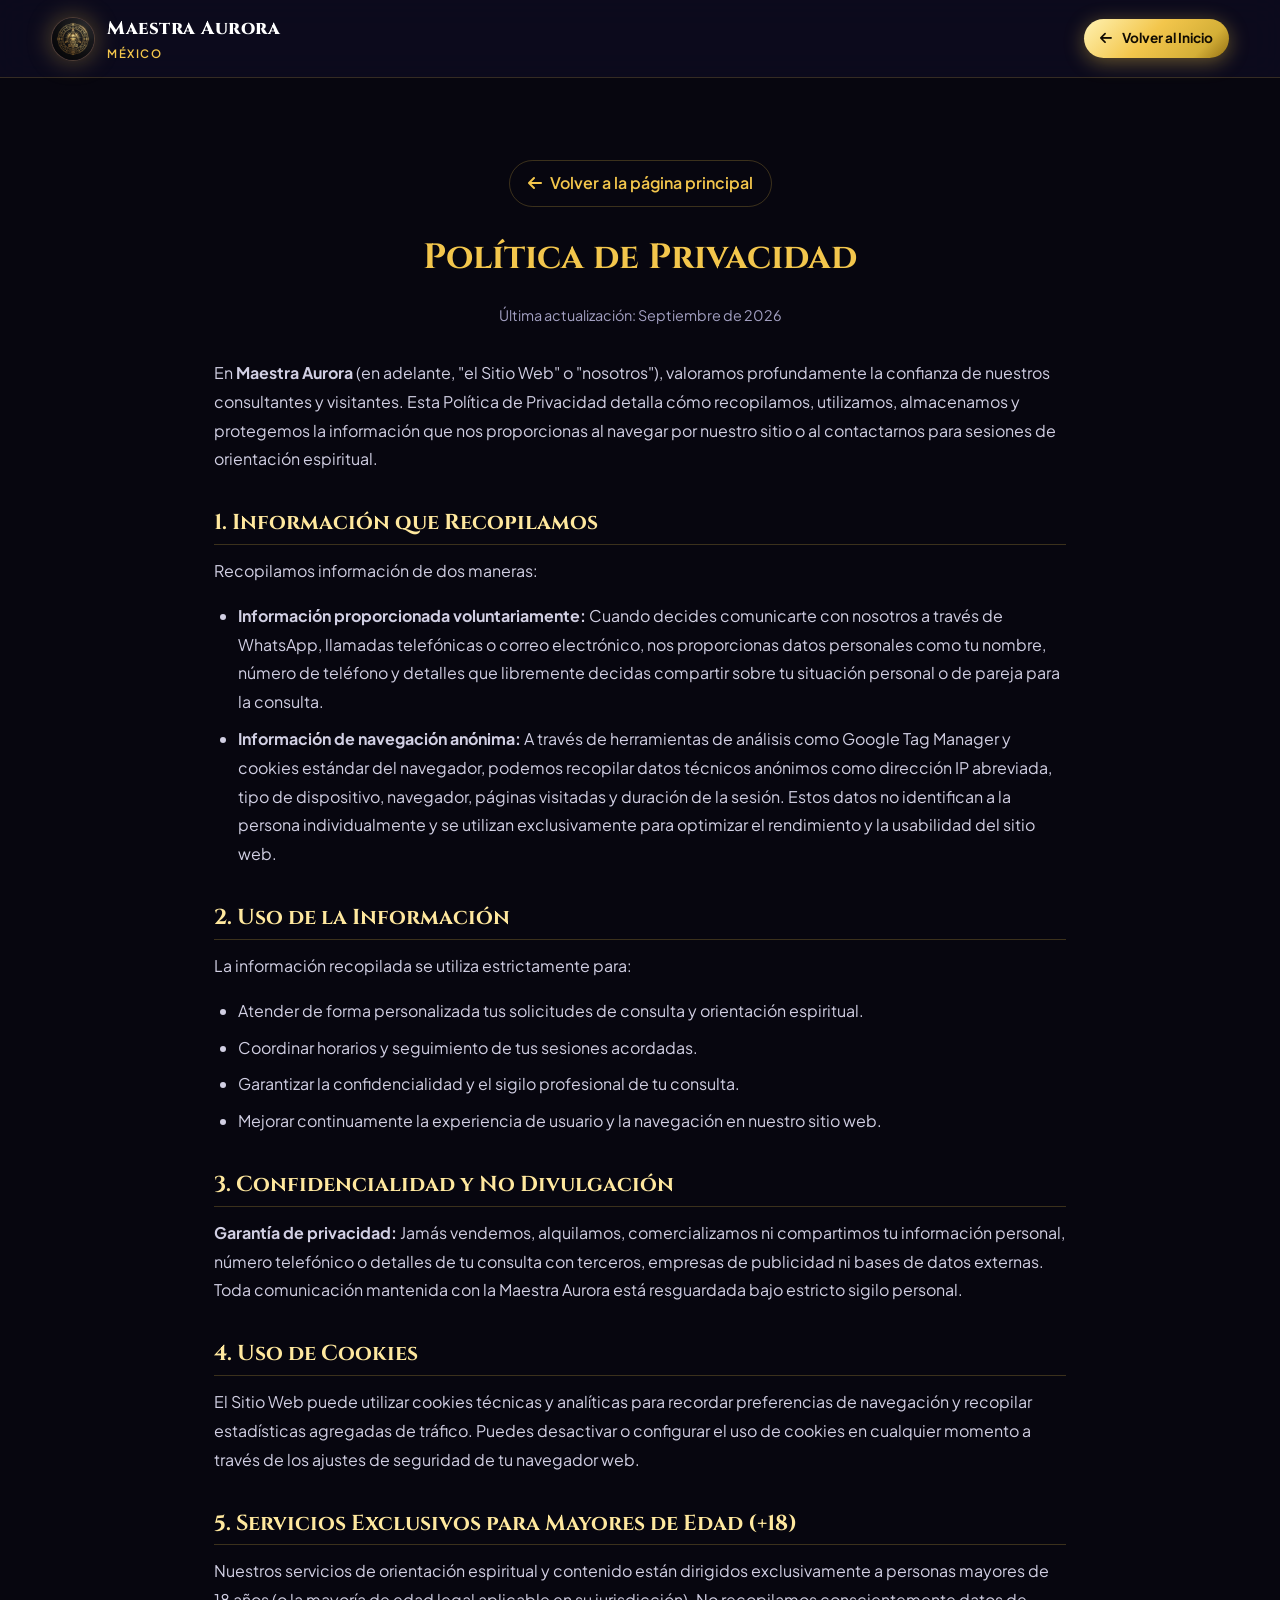
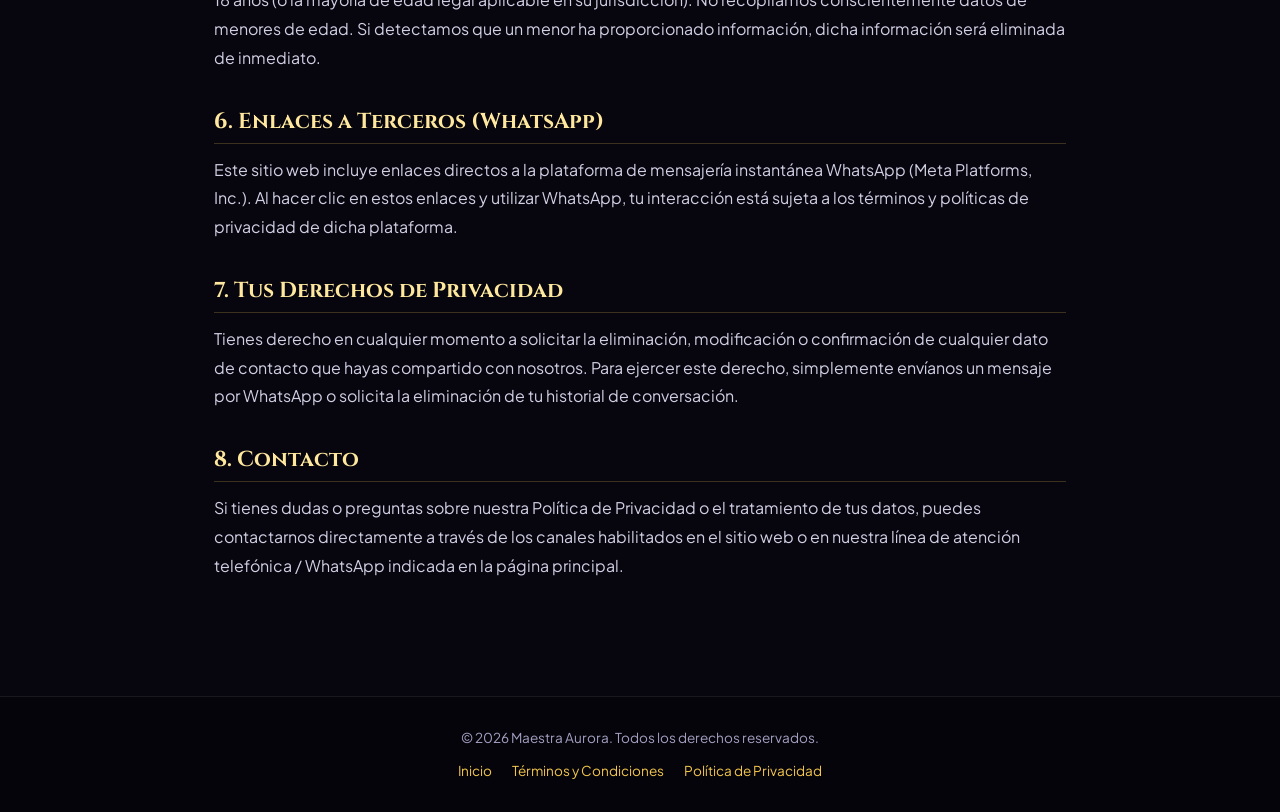
<file: politica-de-privacidad.html>
﻿<!DOCTYPE html>
<html lang="es">

<head>
    <meta charset="utf-8">
    <meta name="viewport" content="width=device-width, initial-scale=1.0">
    <title>Política de Privacidad | Maestra Aurora</title>
    <meta name="description" content="Política de privacidad y protección de datos personales de los servicios de orientación espiritual de Maestra Aurora.">
    <meta name="robots" content="index, follow">
    <link rel="icon" href="img/favicon.ico" type="image/x-icon">

    <!-- Google Fonts -->
    <link rel="preconnect" href="https://fonts.googleapis.com">
    <link rel="preconnect" href="https://fonts.gstatic.com" crossorigin>
    <link href="https://fonts.googleapis.com/css2?family=Cinzel:wght@500;600;700&family=Plus+Jakarta+Sans:wght@300;400;500;600;700&display=swap" rel="stylesheet">
    <link rel="stylesheet" href="https://cdnjs.cloudflare.com/ajax/libs/font-awesome/6.5.1/css/all.min.css">
    <link rel="stylesheet" href="css/styles.css">

    <style>
        .legal-page {
            max-width: 900px;
            margin: 120px auto 60px;
            padding: 40px 24px;
            color: var(--text-light);
            line-height: 1.8;
            font-size: 1rem;
        }
        .legal-page h1 {
            font-family: var(--font-heading);
            font-size: 2.2rem;
            color: var(--gold-400);
            margin-bottom: 24px;
            text-align: center;
        }
        .legal-page h2 {
            font-family: var(--font-heading);
            font-size: 1.35rem;
            color: var(--gold-300);
            margin-top: 36px;
            margin-bottom: 12px;
            border-bottom: 1px solid var(--border-gold);
            padding-bottom: 8px;
        }
        .legal-page p {
            margin-bottom: 16px;
            color: #d1cfe3;
        }
        .legal-page ul {
            margin-bottom: 20px;
            padding-left: 24px;
            color: #d1cfe3;
        }
        .legal-page li {
            margin-bottom: 8px;
        }
        .back-nav {
            text-align: center;
            margin-bottom: 30px;
        }
        .back-nav a {
            color: var(--gold-400);
            text-decoration: none;
            font-weight: 600;
            display: inline-flex;
            align-items: center;
            gap: 8px;
            padding: 8px 18px;
            border: 1px solid var(--border-gold);
            border-radius: var(--radius-full);
            transition: var(--transition-smooth);
        }
        .back-nav a:hover {
            background: rgba(243, 198, 76, 0.1);
            color: #fff;
        }
    </style>
</head>

<body>
    <!-- Navbar simple -->
    <header>
        <nav class="navbar" style="position: fixed; top: 0; width: 100%; z-index: 100;">
            <div class="container nav-container" style="justify-content: space-between;">
                <a href="index.html" class="nav-logo">
                    <img src="img/logo.jpg" alt="Logo Maestra Aurora" class="logo-symbol" style="object-fit: cover;">
                    <div class="logo-info">
                        <span class="logo-title">Maestra Aurora</span>
                        <span class="logo-badge">México</span>
                    </div>
                </a>
                <a href="index.html" class="btn-gold" style="padding: 8px 16px; font-size: 0.85rem; color: #120c02; font-weight: 700;">
                    <i class="fas fa-arrow-left"></i> Volver al Inicio
                </a>
            </div>
        </nav>
    </header>

    <main class="legal-page">
        <div class="back-nav">
            <a href="index.html"><i class="fas fa-arrow-left"></i> Volver a la página principal</a>
        </div>

        <h1>Política de Privacidad</h1>
        <p style="text-align: center; font-size: 0.9rem; color: var(--text-muted); margin-bottom: 30px;">
            Última actualización: Septiembre de 2026
        </p>

        <p>
            En <strong>Maestra Aurora</strong> (en adelante, "el Sitio Web" o "nosotros"), valoramos profundamente la confianza de nuestros consultantes y visitantes. Esta Política de Privacidad detalla cómo recopilamos, utilizamos, almacenamos y protegemos la información que nos proporcionas al navegar por nuestro sitio o al contactarnos para sesiones de orientación espiritual.
        </p>

        <h2>1. Información que Recopilamos</h2>
        <p>Recopilamos información de dos maneras:</p>
        <ul>
            <li><strong>Información proporcionada voluntariamente:</strong> Cuando decides comunicarte con nosotros a través de WhatsApp, llamadas telefónicas o correo electrónico, nos proporcionas datos personales como tu nombre, número de teléfono y detalles que libremente decidas compartir sobre tu situación personal o de pareja para la consulta.</li>
            <li><strong>Información de navegación anónima:</strong> A través de herramientas de análisis como Google Tag Manager y cookies estándar del navegador, podemos recopilar datos técnicos anónimos como dirección IP abreviada, tipo de dispositivo, navegador, páginas visitadas y duración de la sesión. Estos datos no identifican a la persona individualmente y se utilizan exclusivamente para optimizar el rendimiento y la usabilidad del sitio web.</li>
        </ul>

        <h2>2. Uso de la Información</h2>
        <p>La información recopilada se utiliza estrictamente para:</p>
        <ul>
            <li>Atender de forma personalizada tus solicitudes de consulta y orientación espiritual.</li>
            <li>Coordinar horarios y seguimiento de tus sesiones acordadas.</li>
            <li>Garantizar la confidencialidad y el sigilo profesional de tu consulta.</li>
            <li>Mejorar continuamente la experiencia de usuario y la navegación en nuestro sitio web.</li>
        </ul>

        <h2>3. Confidencialidad y No Divulgación</h2>
        <p>
            <strong>Garantía de privacidad:</strong> Jamás vendemos, alquilamos, comercializamos ni compartimos tu información personal, número telefónico o detalles de tu consulta con terceros, empresas de publicidad ni bases de datos externas. Toda comunicación mantenida con la Maestra Aurora está resguardada bajo estricto sigilo personal.
        </p>

        <h2>4. Uso de Cookies</h2>
        <p>
            El Sitio Web puede utilizar cookies técnicas y analíticas para recordar preferencias de navegación y recopilar estadísticas agregadas de tráfico. Puedes desactivar o configurar el uso de cookies en cualquier momento a través de los ajustes de seguridad de tu navegador web.
        </p>

        <h2>5. Servicios Exclusivos para Mayores de Edad (+18)</h2>
        <p>
            Nuestros servicios de orientación espiritual y contenido están dirigidos exclusivamente a personas mayores de 18 años (o la mayoría de edad legal aplicable en su jurisdicción). No recopilamos conscientemente datos de menores de edad. Si detectamos que un menor ha proporcionado información, dicha información será eliminada de inmediato.
        </p>

        <h2>6. Enlaces a Terceros (WhatsApp)</h2>
        <p>
            Este sitio web incluye enlaces directos a la plataforma de mensajería instantánea WhatsApp (Meta Platforms, Inc.). Al hacer clic en estos enlaces y utilizar WhatsApp, tu interacción está sujeta a los términos y políticas de privacidad de dicha plataforma.
        </p>

        <h2>7. Tus Derechos de Privacidad</h2>
        <p>
            Tienes derecho en cualquier momento a solicitar la eliminación, modificación o confirmación de cualquier dato de contacto que hayas compartido con nosotros. Para ejercer este derecho, simplemente envíanos un mensaje por WhatsApp o solicita la eliminación de tu historial de conversación.
        </p>

        <h2>8. Contacto</h2>
        <p>
            Si tienes dudas o preguntas sobre nuestra Política de Privacidad o el tratamiento de tus datos, puedes contactarnos directamente a través de los canales habilitados en el sitio web o en nuestra línea de atención telefónica / WhatsApp indicada en la página principal.
        </p>
    </main>

    <footer class="site-footer">
        <div class="container footer-content" style="text-align: center; justify-content: center; flex-direction: column; gap: 10px;">
            <p>© 2026 Maestra Aurora. Todos los derechos reservados.</p>
            <div style="font-size: 0.85rem; display: flex; justify-content: center; gap: 20px;">
                <a href="index.html" style="color: var(--gold-400); text-decoration: none;">Inicio</a>
                <a href="terminos-y-condiciones.html" style="color: var(--gold-400); text-decoration: none;">Términos y Condiciones</a>
                <a href="politica-de-privacidad.html" style="color: var(--gold-400); text-decoration: none;">Política de Privacidad</a>
            </div>
        </div>
    </footer>
</body>

</html>
</file>
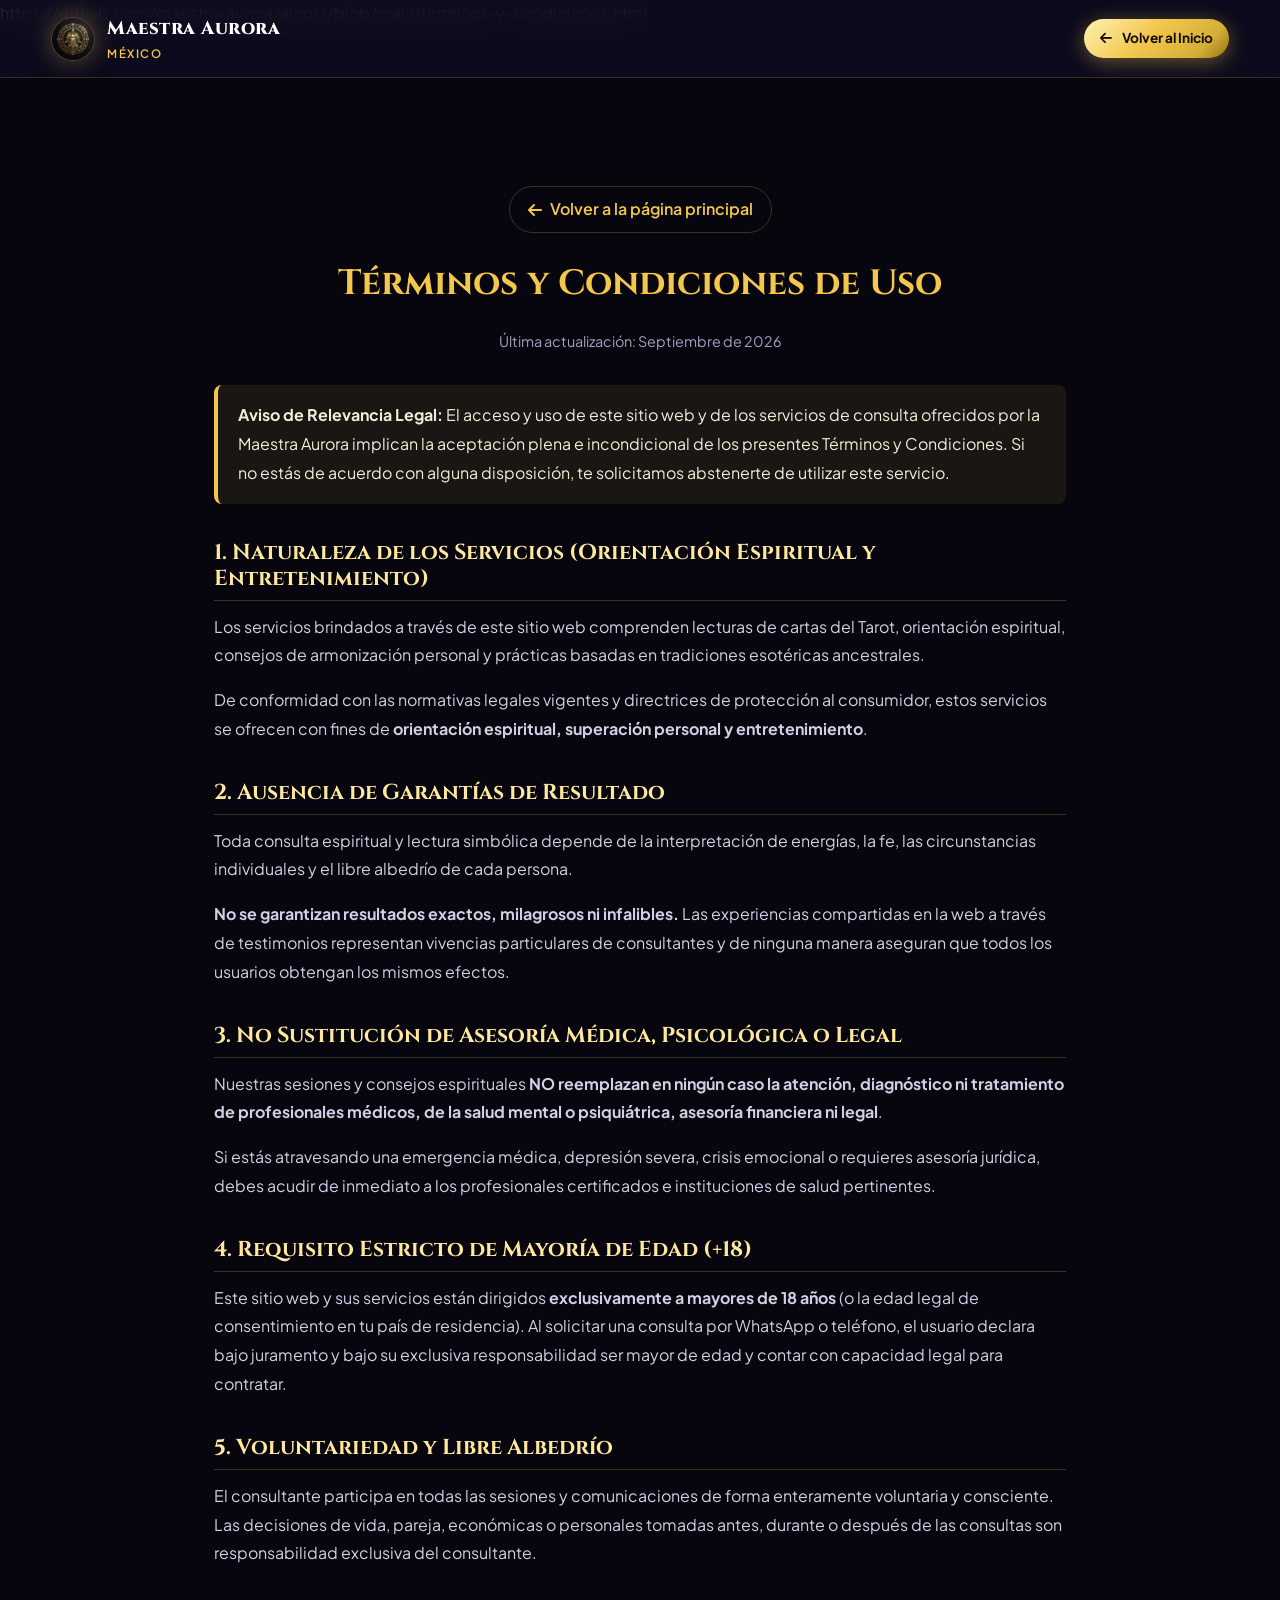
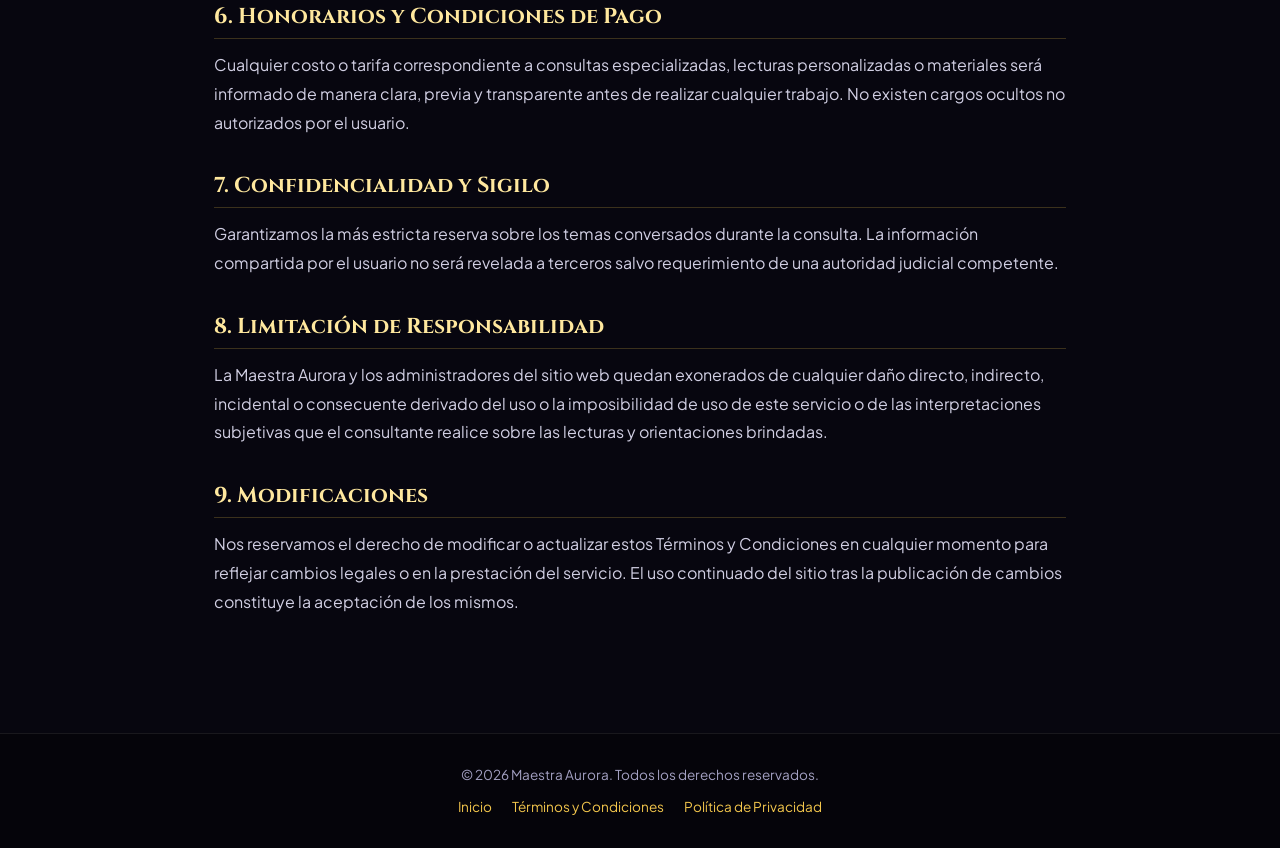
<file: terminos-y-condiciones.html>
﻿<!DOCTYPE html>
<html lang="es">
https://github.com/maestra-aurora/aurora/blob/main/terminos-y-condiciones.html
<head>
    <meta charset="utf-8">
    <meta name="viewport" content="width=device-width, initial-scale=1.0">
    <title>Términos y Condiciones | Maestra Aurora</title>
    <meta name="description" content="Términos y condiciones de uso y aviso legal de los servicios de orientación espiritual de Maestra Aurora.">
    <meta name="robots" content="index, follow">
    <link rel="icon" href="img/favicon.ico" type="image/x-icon">

    <!-- Google Fonts -->
    <link rel="preconnect" href="https://fonts.googleapis.com">
    <link rel="preconnect" href="https://fonts.gstatic.com" crossorigin>
    <link href="https://fonts.googleapis.com/css2?family=Cinzel:wght@500;600;700&family=Plus+Jakarta+Sans:wght@300;400;500;600;700&display=swap" rel="stylesheet">
    <link rel="stylesheet" href="https://cdnjs.cloudflare.com/ajax/libs/font-awesome/6.5.1/css/all.min.css">
    <link rel="stylesheet" href="css/styles.css">

    <style>
        .legal-page {
            max-width: 900px;
            margin: 120px auto 60px;
            padding: 40px 24px;
            color: var(--text-light);
            line-height: 1.8;
            font-size: 1rem;
        }
        .legal-page h1 {
            font-family: var(--font-heading);
            font-size: 2.2rem;
            color: var(--gold-400);
            margin-bottom: 24px;
            text-align: center;
        }
        .legal-page h2 {
            font-family: var(--font-heading);
            font-size: 1.35rem;
            color: var(--gold-300);
            margin-top: 36px;
            margin-bottom: 12px;
            border-bottom: 1px solid var(--border-gold);
            padding-bottom: 8px;
        }
        .legal-page p {
            margin-bottom: 16px;
            color: #d1cfe3;
        }
        .legal-page ul {
            margin-bottom: 20px;
            padding-left: 24px;
            color: #d1cfe3;
        }
        .legal-page li {
            margin-bottom: 8px;
        }
        .back-nav {
            text-align: center;
            margin-bottom: 30px;
        }
        .back-nav a {
            color: var(--gold-400);
            text-decoration: none;
            font-weight: 600;
            display: inline-flex;
            align-items: center;
            gap: 8px;
            padding: 8px 18px;
            border: 1px solid var(--border-gold);
            border-radius: var(--radius-full);
            transition: var(--transition-smooth);
        }
        .back-nav a:hover {
            background: rgba(243, 198, 76, 0.1);
            color: #fff;
        }
        .important-notice {
            background: rgba(243, 198, 76, 0.08);
            border-left: 4px solid var(--gold-400);
            padding: 16px 20px;
            border-radius: var(--radius-sm);
            margin: 24px 0;
            color: #f3edd8;
        }
    </style>
</head>

<body>
    <!-- Navbar simple -->
    <header>
        <nav class="navbar" style="position: fixed; top: 0; width: 100%; z-index: 100;">
            <div class="container nav-container" style="justify-content: space-between;">
                <a href="index.html" class="nav-logo">
                    <img src="img/logo.jpg" alt="Logo Maestra Aurora" class="logo-symbol" style="object-fit: cover;">
                    <div class="logo-info">
                        <span class="logo-title">Maestra Aurora</span>
                        <span class="logo-badge">México</span>
                    </div>
                </a>
                <a href="index.html" class="btn-gold" style="padding: 8px 16px; font-size: 0.85rem; color: #120c02; font-weight: 700;">
                    <i class="fas fa-arrow-left"></i> Volver al Inicio
                </a>
            </div>
        </nav>
    </header>

    <main class="legal-page">
        <div class="back-nav">
            <a href="index.html"><i class="fas fa-arrow-left"></i> Volver a la página principal</a>
        </div>

        <h1>Términos y Condiciones de Uso</h1>
        <p style="text-align: center; font-size: 0.9rem; color: var(--text-muted); margin-bottom: 30px;">
            Última actualización: Septiembre de 2026
        </p>

        <div class="important-notice">
            <strong>Aviso de Relevancia Legal:</strong> El acceso y uso de este sitio web y de los servicios de consulta ofrecidos por la Maestra Aurora implican la aceptación plena e incondicional de los presentes Términos y Condiciones. Si no estás de acuerdo con alguna disposición, te solicitamos abstenerte de utilizar este servicio.
        </div>

        <h2>1. Naturaleza de los Servicios (Orientación Espiritual y Entretenimiento)</h2>
        <p>
            Los servicios brindados a través de este sitio web comprenden lecturas de cartas del Tarot, orientación espiritual, consejos de armonización personal y prácticas basadas en tradiciones esotéricas ancestrales. 
        </p>
        <p>
            De conformidad con las normativas legales vigentes y directrices de protección al consumidor, estos servicios se ofrecen con fines de <strong>orientación espiritual, superación personal y entretenimiento</strong>.
        </p>

        <h2>2. Ausencia de Garantías de Resultado</h2>
        <p>
            Toda consulta espiritual y lectura simbólica depende de la interpretación de energías, la fe, las circunstancias individuales y el libre albedrío de cada persona. 
        </p>
        <p>
            <strong>No se garantizan resultados exactos, milagrosos ni infalibles.</strong> Las experiencias compartidas en la web a través de testimonios representan vivencias particulares de consultantes y de ninguna manera aseguran que todos los usuarios obtengan los mismos efectos.
        </p>

        <h2>3. No Sustitución de Asesoría Médica, Psicológica o Legal</h2>
        <p>
            Nuestras sesiones y consejos espirituales <strong>NO reemplazan en ningún caso la atención, diagnóstico ni tratamiento de profesionales médicos, de la salud mental o psiquiátrica, asesoría financiera ni legal</strong>.
        </p>
        <p>
            Si estás atravesando una emergencia médica, depresión severa, crisis emocional o requieres asesoría jurídica, debes acudir de inmediato a los profesionales certificados e instituciones de salud pertinentes.
        </p>

        <h2>4. Requisito Estricto de Mayoría de Edad (+18)</h2>
        <p>
            Este sitio web y sus servicios están dirigidos <strong>exclusivamente a mayores de 18 años</strong> (o la edad legal de consentimiento en tu país de residencia). Al solicitar una consulta por WhatsApp o teléfono, el usuario declara bajo juramento y bajo su exclusiva responsabilidad ser mayor de edad y contar con capacidad legal para contratar.
        </p>

        <h2>5. Voluntariedad y Libre Albedrío</h2>
        <p>
            El consultante participa en todas las sesiones y comunicaciones de forma enteramente voluntaria y consciente. Las decisiones de vida, pareja, económicas o personales tomadas antes, durante o después de las consultas son responsabilidad exclusiva del consultante.
        </p>

        <h2>6. Honorarios y Condiciones de Pago</h2>
        <p>
            Cualquier costo o tarifa correspondiente a consultas especializadas, lecturas personalizadas o materiales será informado de manera clara, previa y transparente antes de realizar cualquier trabajo. No existen cargos ocultos no autorizados por el usuario.
        </p>

        <h2>7. Confidencialidad y Sigilo</h2>
        <p>
            Garantizamos la más estricta reserva sobre los temas conversados durante la consulta. La información compartida por el usuario no será revelada a terceros salvo requerimiento de una autoridad judicial competente.
        </p>

        <h2>8. Limitación de Responsabilidad</h2>
        <p>
            La Maestra Aurora y los administradores del sitio web quedan exonerados de cualquier daño directo, indirecto, incidental o consecuente derivado del uso o la imposibilidad de uso de este servicio o de las interpretaciones subjetivas que el consultante realice sobre las lecturas y orientaciones brindadas.
        </p>

        <h2>9. Modificaciones</h2>
        <p>
            Nos reservamos el derecho de modificar o actualizar estos Términos y Condiciones en cualquier momento para reflejar cambios legales o en la prestación del servicio. El uso continuado del sitio tras la publicación de cambios constituye la aceptación de los mismos.
        </p>
    </main>

    <footer class="site-footer">
        <div class="container footer-content" style="text-align: center; justify-content: center; flex-direction: column; gap: 10px;">
            <p>© 2026 Maestra Aurora. Todos los derechos reservados.</p>
            <div style="font-size: 0.85rem; display: flex; justify-content: center; gap: 20px;">
                <a href="index.html" style="color: var(--gold-400); text-decoration: none;">Inicio</a>
                <a href="terminos-y-condiciones.html" style="color: var(--gold-400); text-decoration: none;">Términos y Condiciones</a>
                <a href="politica-de-privacidad.html" style="color: var(--gold-400); text-decoration: none;">Política de Privacidad</a>
            </div>
        </div>
    </footer>
</body>

</html>
</file>
<file: css/styles.css>
/**
 * =========================================================================
 * ESTILOS DE VANGUARDIA - TEMPLO DE ALTA MAGIA & ESOTERISMO
 * =========================================================================
 */

@import url('https://fonts.googleapis.com/css2?family=Cinzel+Decorative:wght@700;900&family=Cinzel:wght@500;600;700;800&family=Plus+Jakarta+Sans:wght@300;400;500;600;700;800&display=swap');

:root {
    /* Paleta Mística de Lujo */
    --bg-dark: #07060f;
    --bg-surface: #0e0c1f;
    --bg-card: rgba(19, 15, 38, 0.75);
    --bg-card-hover: rgba(27, 21, 54, 0.85);

    /* Acentos Metálicos & Místicos */
    --gold-300: #ffe89e;
    --gold-400: #f3c64c;
    --gold-500: #d4af37;
    --gold-600: #aa841c;
    --gold-gradient: linear-gradient(135deg, #fff2b2 0%, #f3c64c 45%, #d4af37 80%, #947113 100%);
    --gold-glow: 0 0 25px rgba(243, 198, 76, 0.35);

    --purple-glow: 0 0 35px rgba(168, 85, 247, 0.3);
    --purple-500: #a855f7;
    --purple-600: #8b5cf6;
    --purple-900: #2e1065;

    --emerald: #10b981;
    --crimson: #f43f5e;
    --whatsapp-green: #25d366;
    --whatsapp-hover: #1ebd56;

    /* Textos & Bordes */
    --text-pure: #ffffff;
    --text-light: #ecebfa;
    --text-muted: #a3a0c2;
    --border-gold: rgba(243, 198, 76, 0.22);
    --border-purple: rgba(168, 85, 247, 0.2);
    --glass-border: 1px solid rgba(243, 198, 76, 0.18);

    /* Tipografías */
    --font-heading: 'Cinzel', serif;
    --font-decorative: 'Cinzel Decorative', serif;
    --font-body: 'Plus Jakarta Sans', sans-serif;

    /* Transiciones & Radios */
    --radius-sm: 8px;
    --radius-md: 14px;
    --radius-lg: 22px;
    --radius-full: 9999px;
    --transition-smooth: all 0.35s cubic-bezier(0.16, 1, 0.3, 1);
}

/* =========================================================================
   RESETS & BASE
   ========================================================================= */
*, *::before, *::after {
    box-sizing: border-box;
    margin: 0;
    padding: 0;
}

html {
    scroll-behavior: smooth;
    color-scheme: dark;
}

body {
    background-color: var(--bg-dark);
    color: var(--text-light);
    font-family: var(--font-body);
    font-size: 16px;
    line-height: 1.65;
    overflow-x: hidden;
    position: relative;
    min-height: 100vh;
}

/* Canvas de Partículas Estelares */
#mystic-canvas {
    position: fixed;
    top: 0;
    left: 0;
    width: 100%;
    height: 100%;
    pointer-events: none;
    z-index: 0;
}

/* Contenedor General */
.container {
    width: min(1200px, 92%);
    margin-inline: auto;
    position: relative;
    z-index: 1;
}

/* Tipografía y Acentos */
h1, h2, h3, h4 {
    font-family: var(--font-heading);
    color: var(--text-pure);
    line-height: 1.2;
    font-weight: 700;
}

.text-gold {
    background: var(--gold-gradient);
    -webkit-background-clip: text;
    -webkit-text-fill-color: transparent;
    display: inline-block;
}

.text-purple {
    color: var(--purple-500);
}

p {
    color: var(--text-muted);
}

a {
    color: inherit;
    text-decoration: none;
    transition: var(--transition-smooth);
}

/* =========================================================================
   BARRA DE URGENCIA SUPERIOR
   ========================================================================= */
.urgency-top-bar {
    background: linear-gradient(90deg, #380b26 0%, #1f0836 50%, #380b26 100%);
    border-bottom: 1px solid rgba(244, 63, 94, 0.3);
    padding: 8px 16px;
    font-size: 0.88rem;
    position: relative;
    z-index: 50;
    overflow: hidden;
}

.urgency-content {
    display: flex;
    justify-content: center;
    align-items: center;
    gap: 12px;
    flex-wrap: wrap;
    color: #ffd2dc;
    font-weight: 600;
    text-align: center;
    line-height: 1.45;
}

.urgency-text {
    display: inline;
}

.pulse-dot {
    display: inline-block;
    width: 9px;
    height: 9px;
    background: #f43f5e;
    border-radius: 50%;
    box-shadow: 0 0 10px #f43f5e;
    animation: pulseDot 1.4s infinite ease-in-out;
    margin-right: 7px;
    vertical-align: middle;
    position: relative;
    top: -1px;
}

@keyframes pulseDot {
    0%, 100% { transform: scale(1); opacity: 1; }
    50% { transform: scale(1.4); opacity: 0.4; }
}

.urgency-link {
    color: var(--gold-400);
    text-decoration: underline;
    font-weight: 700;
}
.urgency-link:hover {
    color: #fff;
}

/* =========================================================================
   BARRA DE NAVEGACIÓN
   ========================================================================= */
.navbar {
    position: sticky;
    top: 0;
    z-index: 100;
    background: rgba(14, 12, 31, 0.85);
    backdrop-filter: blur(16px);
    -webkit-backdrop-filter: blur(16px);
    border-bottom: var(--glass-border);
    padding: 14px 0;
    transition: var(--transition-smooth);
}

.nav-container {
    display: flex;
    justify-content: space-between;
    align-items: center;
}

.nav-logo {
    display: flex;
    align-items: center;
    gap: 12px;
}

.logo-symbol {
    width: 44px;
    height: 44px;
    background: radial-gradient(circle, rgba(243, 198, 76, 0.25) 0%, rgba(168, 85, 247, 0.1) 80%);
    border: 1px solid var(--border-gold);
    border-radius: 50%;
    display: flex;
    align-items: center;
    justify-content: center;
    color: var(--gold-400);
    font-size: 1.3rem;
    box-shadow: var(--gold-glow);
}

.logo-info {
    display: flex;
    flex-direction: column;
}

.logo-title {
    font-family: var(--font-heading);
    font-size: 1.15rem;
    font-weight: 800;
    color: var(--text-pure);
    letter-spacing: 0.5px;
}

.logo-badge {
    font-size: 0.72rem;
    color: var(--gold-400);
    letter-spacing: 1.5px;
    text-transform: uppercase;
    font-weight: 600;
}

.nav-menu {
    display: flex;
    list-style: none;
    align-items: center;
    gap: 22px;
}

.nav-menu a {
    font-size: 0.92rem;
    font-weight: 500;
    color: var(--text-light);
    position: relative;
    padding: 4px 0;
    white-space: nowrap;
}

.nav-menu a:hover {
    color: var(--gold-400);
}

.nav-menu a::after {
    content: '';
    position: absolute;
    bottom: 0;
    left: 0;
    width: 0;
    height: 2px;
    background: var(--gold-gradient);
    transition: width 0.3s ease;
}

.nav-menu a:hover::after {
    width: 100%;
}

.mobile-toggle {
    display: none;
    background: rgba(243, 198, 76, 0.08);
    border: 1px solid var(--border-gold);
    width: 44px;
    height: 44px;
    padding: 0;
    border-radius: var(--radius-sm);
    cursor: pointer;
    flex-direction: column;
    justify-content: center;
    align-items: center;
    gap: 5px;
    transition: var(--transition-smooth);
    box-shadow: 0 0 12px rgba(243, 198, 76, 0.15);
}

.hamburger-line {
    display: block;
    width: 22px;
    height: 2.5px;
    background-color: var(--gold-400);
    border-radius: 2px;
    transition: transform 0.3s ease, opacity 0.3s ease;
}

/* Animación cuando el menú está abierto (se transforma en X) */
.mobile-toggle.active .hamburger-line:nth-child(1) {
    transform: translateY(7.5px) rotate(45deg);
}

.mobile-toggle.active .hamburger-line:nth-child(2) {
    opacity: 0;
}

.mobile-toggle.active .hamburger-line:nth-child(3) {
    transform: translateY(-7.5px) rotate(-45deg);
}

/* =========================================================================
   BOTONES & COMPONENTES REUTILIZABLES
   ========================================================================= */
.btn-gold {
    display: inline-flex;
    align-items: center;
    justify-content: center;
    gap: 10px;
    background: var(--gold-gradient);
    color: #120c02;
    font-family: var(--font-body);
    font-weight: 800;
    font-size: 1rem;
    padding: 14px 28px;
    border-radius: var(--radius-full);
    box-shadow: 0 4px 20px rgba(243, 198, 76, 0.4);
    border: none;
    cursor: pointer;
    position: relative;
    overflow: hidden;
    transition: var(--transition-smooth);
}

.btn-gold::before {
    content: '';
    position: absolute;
    top: 0;
    left: -100%;
    width: 60%;
    height: 100%;
    background: linear-gradient(90deg, transparent, rgba(255, 255, 255, 0.5), transparent);
    transform: skewX(-25deg);
    animation: shineLight 3.5s infinite;
}

@keyframes shineLight {
    0%, 70% { left: -100%; }
    100% { left: 200%; }
}

.btn-gold:hover {
    transform: translateY(-3px) scale(1.02);
    box-shadow: 0 8px 30px rgba(243, 198, 76, 0.6);
}

.btn-whatsapp-cta {
    display: inline-flex;
    align-items: center;
    justify-content: center;
    gap: 10px;
    background: linear-gradient(135deg, #25d366 0%, #128c7e 100%);
    color: #ffffff;
    font-weight: 800;
    font-size: 1.02rem;
    padding: 14px 28px;
    border-radius: var(--radius-full);
    box-shadow: 0 6px 25px rgba(37, 211, 102, 0.4);
    transition: var(--transition-smooth);
    border: 1px solid rgba(255, 255, 255, 0.2);
    white-space: nowrap;
    text-align: center;
    max-width: 100%;
}

.btn-whatsapp-cta:hover {
    transform: translateY(-3px);
    box-shadow: 0 10px 35px rgba(37, 211, 102, 0.6);
}

.whatsapp-pulse {
    animation: waPulse 2s infinite;
}

@keyframes waPulse {
    0% { box-shadow: 0 0 0 0 rgba(37, 211, 102, 0.6); }
    70% { box-shadow: 0 0 0 18px rgba(37, 211, 102, 0); }
    100% { box-shadow: 0 0 0 0 rgba(37, 211, 102, 0); }
}

.section-header {
    text-align: center;
    margin-bottom: 48px;
}

.section-kicker {
    display: inline-block;
    color: var(--gold-400);
    font-size: 0.85rem;
    text-transform: uppercase;
    letter-spacing: 2px;
    font-weight: 700;
    margin-bottom: 10px;
    position: relative;
    padding: 4px 14px;
    background: rgba(243, 198, 76, 0.1);
    border-radius: var(--radius-full);
    border: 1px solid rgba(243, 198, 76, 0.2);
}

.section-title {
    font-size: clamp(2rem, 4vw, 2.8rem);
    margin-bottom: 14px;
}

.section-lead {
    font-size: 1.1rem;
    max-width: 680px;
    margin-inline: auto;
}

/* =========================================================================
   HERO SECTION
   ========================================================================= */
.hero-section {
    padding: 24px 0 60px;
    position: relative;
    overflow: hidden;
}

.hero-grid {
    display: grid;
    grid-template-columns: 1.15fr 0.85fr;
    gap: 40px;
    align-items: center;
}

/* Ticker Animado de Cobertura en Estados Unidos */
.usa-hero-ticker-wrap {
    width: 100%;
    max-width: 100%;
    background: linear-gradient(90deg, rgba(212, 175, 55, 0.1) 0%, rgba(20, 14, 38, 0.85) 50%, rgba(212, 175, 55, 0.1) 100%);
    border: 1px solid rgba(212, 175, 55, 0.35);
    border-radius: var(--radius-full);
    padding: 8px 0;
    overflow: hidden;
    position: relative;
    margin: 32px auto 0 auto;
    box-shadow: 0 4px 20px rgba(0, 0, 0, 0.5), inset 0 0 12px rgba(212, 175, 55, 0.15);
    -webkit-mask-image: linear-gradient(90deg, transparent 0%, #000 5%, #000 95%, transparent 100%);
    mask-image: linear-gradient(90deg, transparent 0%, #000 5%, #000 95%, transparent 100%);
}

.usa-ticker-track {
    display: flex;
    align-items: center;
    gap: 18px;
    width: max-content;
    white-space: nowrap;
    animation: usaTickerMarquee 26s linear infinite;
}

.usa-hero-ticker-wrap:hover .usa-ticker-track {
    animation-play-state: paused;
}

@keyframes usaTickerMarquee {
    0% {
        transform: translateX(0);
    }
    100% {
        transform: translateX(-50%);
    }
}

.usa-ticker-item {
    display: inline-flex;
    align-items: center;
    gap: 8px;
    font-size: 0.82rem;
    color: #ffffff;
    font-weight: 500;
    letter-spacing: 0.3px;
}

.usa-ticker-item strong {
    color: #f7d560;
    font-weight: 700;
}

.usa-flag-badge {
    display: inline-flex;
    align-items: center;
    gap: 4px;
    background: rgba(255, 255, 255, 0.08);
    border: 1px solid rgba(243, 198, 76, 0.45);
    padding: 1px 6px;
    border-radius: 4px;
    font-size: 0.68rem;
    font-weight: 800;
    color: #ffd700;
    letter-spacing: 0.5px;
}

.usa-flag-badge i {
    color: #3b82f6;
}

.usa-ticker-dot {
    color: var(--gold-400);
    font-size: 0.72rem;
    opacity: 0.85;
    text-shadow: 0 0 8px rgba(243, 198, 76, 0.8);
}

.hero-kicker {
    display: inline-flex;
    align-items: center;
    gap: 8px;
    background: rgba(168, 85, 247, 0.15);
    border: 1px solid var(--border-purple);
    padding: 5px 14px;
    border-radius: var(--radius-full);
    color: var(--gold-300);
    font-size: 0.85rem;
    font-weight: 600;
    margin-bottom: 12px;
}

.hero-title {
    font-size: clamp(2.4rem, 5.5vw, 4.2rem);
    line-height: 1.1;
    margin-bottom: 22px;
    font-weight: 800;
}

.hero-description {
    font-size: 1.15rem;
    line-height: 1.7;
    margin-bottom: 30px;
    color: var(--text-light);
}

.hero-chips-wrap {
    display: flex;
    flex-wrap: wrap;
    gap: 12px;
    margin-bottom: 35px;
}

.hero-chip {
    display: flex;
    align-items: center;
    gap: 8px;
    background: rgba(255, 255, 255, 0.05);
    border: 1px solid rgba(255, 255, 255, 0.1);
    padding: 8px 16px;
    border-radius: var(--radius-full);
    font-size: 0.88rem;
    font-weight: 600;
    color: var(--text-light);
}

.hero-chip i {
    color: var(--gold-400);
}

.hero-cta-box {
    display: flex;
    flex-direction: column;
    gap: 14px;
}

.hero-guarantee-note {
    font-size: 0.85rem;
    color: var(--text-muted);
    display: flex;
    align-items: center;
    gap: 8px;
}

.hero-guarantee-note i {
    color: var(--emerald);
}

/* Altar Visual Frame en Hero */
.hero-visual-frame {
    position: relative;
    display: flex;
    justify-content: center;
    align-items: center;
}

.hero-altar-container {
    position: relative;
    width: 100%;
    max-width: 440px;
    border-radius: var(--radius-lg);
    padding: 8px;
    background: linear-gradient(135deg, rgba(243, 198, 76, 0.3) 0%, rgba(168, 85, 247, 0.2) 100%);
    box-shadow: var(--gold-glow), var(--purple-glow);
}

.hero-altar-img {
    width: 100%;
    height: auto;
    border-radius: calc(var(--radius-lg) - 6px);
    display: block;
    object-fit: cover;
    aspect-ratio: 4/5;
    filter: brightness(0.95) contrast(1.1);
}

.altar-badge-float {
    position: absolute;
    bottom: -20px;
    left: 50%;
    transform: translateX(-50%);
    background: rgba(14, 12, 31, 0.92);
    border: 1px solid var(--border-gold);
    backdrop-filter: blur(10px);
    padding: 10px 22px;
    border-radius: var(--radius-full);
    display: flex;
    align-items: center;
    gap: 10px;
    box-shadow: 0 10px 30px rgba(0, 0, 0, 0.8);
    white-space: nowrap;
}

.altar-badge-float .stars {
    color: var(--gold-400);
}

/* =========================================================================
   ORÁCULO SAGRADO DE TAROT (INTERACTIVO 3D)
   ========================================================================= */
.oracle-section {
    padding: 90px 0;
    background: radial-gradient(ellipse at center, rgba(35, 18, 66, 0.4) 0%, rgba(7, 6, 15, 0.9) 75%);
    border-top: var(--glass-border);
    border-bottom: var(--glass-border);
    position: relative;
}

.oracle-cards-grid {
    display: grid;
    grid-template-columns: repeat(3, 1fr);
    gap: 28px;
    max-width: 900px;
    margin: 0 auto 40px;
    justify-items: center;
}

.oracle-card-wrapper {
    display: flex;
    flex-direction: column;
    align-items: center;
    width: 100%;
    max-width: 270px;
}

.card-position-tag {
    font-size: 0.88rem;
    font-weight: 700;
    color: var(--gold-400);
    margin-bottom: 12px;
    text-transform: uppercase;
    letter-spacing: 1px;
}

.card-hint {
    font-size: 0.82rem;
    color: var(--text-muted);
    margin-top: 10px;
    text-align: center;
}

.oracle-card {
    width: 100%;
    height: 420px;
    perspective: 1000px;
    cursor: pointer;
    position: relative;
}

.oracle-card-inner {
    position: relative;
    width: 100%;
    height: 100%;
    text-align: center;
    transition: transform 0.8s cubic-bezier(0.175, 0.885, 0.32, 1.275);
    transform-style: preserve-3d;
    -webkit-transform-style: preserve-3d;
    border-radius: 16px;
}

.oracle-card.flipped .oracle-card-inner {
    transform: rotateY(180deg);
}

.oracle-card-face {
    position: absolute;
    top: 0;
    left: 0;
    width: 100%;
    height: 100%;
    -webkit-backface-visibility: hidden;
    backface-visibility: hidden;
    border-radius: 16px;
    overflow: hidden;
    box-shadow: 0 16px 40px rgba(0, 0, 0, 0.85), var(--gold-glow);
    box-sizing: border-box;
}

/* Dorso de la Carta (Boca Abajo: Arte Ilustrado de Tarot) */
.card-back {
    background: #090812 url('../img/tarot-back.jpg') center/cover no-repeat;
    border: 2px solid var(--gold-500);
    display: flex;
    flex-direction: column;
    align-items: center;
    justify-content: flex-end;
    padding: 20px;
    position: absolute;
    top: 0;
    left: 0;
    width: 100%;
    height: 100%;
    transform: rotateY(0deg);
    z-index: 2;
}

.card-back-prompt {
    font-size: 0.82rem;
    font-weight: 800;
    color: #fff;
    background: rgba(14, 12, 31, 0.85);
    border: 1px solid var(--gold-400);
    padding: 8px 16px;
    border-radius: var(--radius-full);
    backdrop-filter: blur(8px);
    box-shadow: 0 4px 15px rgba(0, 0, 0, 0.7), var(--gold-glow);
    letter-spacing: 0.5px;
    animation: promptPulse 2s infinite ease-in-out;
}

@keyframes promptPulse {
    0%, 100% { transform: scale(1); box-shadow: 0 0 10px rgba(243, 198, 76, 0.4); }
    50% { transform: scale(1.04); box-shadow: 0 0 20px rgba(243, 198, 76, 0.8); }
}

/* Frente de la Carta (Revelada: Ilustración Clásica Auténtica de Tarot) */
.card-front,
.tarot-art-face {
    background: #0d0918;
    border: 2px solid var(--gold-500);
    transform: rotateY(180deg);
    padding: 0;
    display: flex;
    flex-direction: column;
    box-shadow: 0 16px 40px rgba(0, 0, 0, 0.95), 0 0 25px rgba(243, 198, 76, 0.4);
    position: absolute;
    top: 0;
    left: 0;
    width: 100%;
    height: 100%;
    z-index: 1;
    overflow: hidden;
    border-radius: 16px;
}

.tarot-art-container {
    width: 100%;
    height: 100%;
    position: relative;
    overflow: hidden;
    background: #0f0a18;
}

.tarot-art-image {
    width: 100%;
    height: 100%;
    object-fit: cover;
    object-position: center;
    display: block;
    transition: transform 0.6s cubic-bezier(0.16, 1, 0.3, 1);
}

.oracle-card:hover .tarot-art-image {
    transform: scale(1.04);
}

.tarot-card-name-pill {
    position: absolute;
    bottom: 12px;
    left: 50%;
    transform: translateX(-50%);
    background: linear-gradient(135deg, rgba(14, 10, 26, 0.92) 0%, rgba(30, 18, 55, 0.95) 100%);
    border: 1px solid var(--gold-400);
    padding: 6px 18px;
    border-radius: var(--radius-full);
    color: #f7d560;
    font-size: 0.85rem;
    font-weight: 800;
    font-family: var(--font-heading);
    letter-spacing: 0.5px;
    white-space: nowrap;
    box-shadow: 0 4px 15px rgba(0, 0, 0, 0.85), 0 0 12px rgba(212, 175, 55, 0.35);
    backdrop-filter: blur(8px);
    z-index: 3;
}

/* Partículas al Voltear Carta */
.oracle-spark {
    position: absolute;
    width: 6px;
    height: 6px;
    background: var(--gold-300);
    border-radius: 50%;
    pointer-events: none;
    box-shadow: 0 0 10px var(--gold-400);
    animation: sparkFly 0.8s ease-out forwards;
}

@keyframes sparkFly {
    0% { transform: translate(0, 0) scale(1); opacity: 1; }
    100% { transform: translate(var(--tx), var(--ty)) scale(0); opacity: 0; }
}

/* Caja de Resultado del Oráculo */
.oracle-result-box {
    display: none;
    background: var(--bg-card);
    border: 2px solid var(--border-gold);
    border-radius: var(--radius-lg);
    padding: 32px;
    text-align: center;
    backdrop-filter: blur(16px);
    box-shadow: var(--gold-glow);
    animation: fadeInSlide 0.5s ease forwards;
}

.oracle-result-box.active {
    display: block;
}

@keyframes fadeInSlide {
    from { opacity: 0; transform: translateY(20px); }
    to { opacity: 1; transform: translateY(0); }
}

.oracle-actions {
    display: flex;
    justify-content: center;
    gap: 16px;
    margin-top: 24px;
    flex-wrap: wrap;
}

.btn-shuffle {
    background: transparent;
    border: 1px solid var(--border-gold);
    color: var(--gold-400);
    padding: 12px 24px;
    border-radius: var(--radius-full);
    cursor: pointer;
    font-weight: 700;
    display: inline-flex;
    align-items: center;
    gap: 8px;
    transition: var(--transition-smooth);
}

.btn-shuffle:hover {
    background: rgba(243, 198, 76, 0.15);
}

.btn-shuffle.spinning i {
    animation: spin 0.6s linear infinite;
}

@keyframes spin {
    100% { transform: rotate(360deg); }
}

/* =========================================================================
   DIAGNÓSTICO ENERGÉTICO INTERACTIVO (QUIZ)
   ========================================================================= */
.diagnosis-section {
    padding: 90px 0;
    position: relative;
}

.diagnosis-card {
    background: var(--bg-card);
    border: var(--glass-border);
    border-radius: var(--radius-lg);
    padding: 40px;
    backdrop-filter: blur(16px);
    box-shadow: 0 15px 40px rgba(0, 0, 0, 0.6);
}

.diag-progress-bar {
    width: 100%;
    height: 8px;
    background: rgba(255, 255, 255, 0.08);
    border-radius: var(--radius-full);
    margin-bottom: 35px;
    overflow: hidden;
}

.diag-progress-fill {
    height: 100%;
    width: 33%;
    background: var(--gold-gradient);
    border-radius: var(--radius-full);
    transition: width 0.4s ease;
}

.diag-step {
    display: none;
}

.diag-step.active {
    display: block;
    animation: fadeInSlide 0.4s ease forwards;
}

.diag-question {
    font-size: 1.4rem;
    margin-bottom: 24px;
    text-align: center;
}

.diag-options-grid {
    display: grid;
    grid-template-columns: repeat(auto-fit, minmax(240px, 1fr));
    gap: 16px;
}

.diag-opt-btn {
    background: rgba(255, 255, 255, 0.04);
    border: 1px solid rgba(255, 255, 255, 0.1);
    border-radius: var(--radius-md);
    padding: 20px;
    color: var(--text-light);
    font-size: 1rem;
    font-weight: 600;
    display: flex;
    align-items: center;
    gap: 14px;
    cursor: pointer;
    transition: var(--transition-smooth);
    text-align: left;
}

.diag-opt-btn i {
    font-size: 1.4rem;
    color: var(--gold-400);
}

.diag-opt-btn:hover {
    background: rgba(243, 198, 76, 0.12);
    border-color: var(--gold-400);
    transform: translateY(-2px);
}

.diag-result {
    display: none;
    text-align: center;
}

.diag-result.active {
    display: block;
    animation: fadeInSlide 0.4s ease forwards;
}

/* Emblema Místico de Alerta Espiritual */
.diag-alert-emblem {
    position: relative;
    width: 90px;
    height: 90px;
    margin: 0 auto 20px auto;
    display: flex;
    align-items: center;
    justify-content: center;
}

.diag-emblem-halo {
    position: absolute;
    inset: -8px;
    border-radius: 50%;
    background: radial-gradient(circle, rgba(244, 63, 94, 0.45) 0%, rgba(212, 175, 55, 0.2) 60%, transparent 75%);
    filter: blur(10px);
    animation: emblemHaloPulse 2.5s infinite ease-in-out;
    pointer-events: none;
}

.diag-emblem-inner {
    position: relative;
    width: 82px;
    height: 82px;
    border-radius: 50%;
    background: radial-gradient(circle, #220919 0%, #0d0716 100%);
    border: 1.5px solid #ff4b68;
    box-shadow: 0 0 25px rgba(244, 63, 94, 0.5), inset 0 0 15px rgba(212, 175, 55, 0.25);
    display: flex;
    align-items: center;
    justify-content: center;
    z-index: 2;
}

.diag-alert-svg {
    width: 56px;
    height: 56px;
    filter: drop-shadow(0 0 8px rgba(244, 63, 94, 0.8));
    animation: alertPulseIcon 2s infinite ease-in-out;
}

@keyframes emblemHaloPulse {
    0%, 100% { transform: scale(1); opacity: 0.65; }
    50% { transform: scale(1.18); opacity: 1; }
}

@keyframes alertPulseIcon {
    0%, 100% { transform: scale(1); filter: drop-shadow(0 0 6px rgba(244, 63, 94, 0.8)); }
    50% { transform: scale(1.06); filter: drop-shadow(0 0 14px rgba(255, 215, 0, 0.9)); }
}

.diag-meter-icon {
    color: #f43f5e;
    font-size: 1.35rem;
    margin-bottom: 2px;
}

.diag-score-val,
.diag-score {
    font-size: 2.4rem;
    font-weight: 900;
    color: #ff8ca3;
    font-family: var(--font-heading);
    line-height: 1.1;
    letter-spacing: -0.5px;
    text-shadow: 0 0 15px rgba(244, 63, 94, 0.6);
}

.diag-meter-label {
    font-size: 0.72rem;
    font-weight: 800;
    color: #ffd0dc;
    text-transform: uppercase;
    letter-spacing: 1.2px;
    margin-top: 2px;
    white-space: nowrap;
}

/* =========================================================================
   CATÁLOGO DE RITUALES Y SERVICIOS FILTRABLES
   ========================================================================= */
.services-section {
    padding: 90px 0;
    position: relative;
}

.services-filter-nav {
    display: flex;
    justify-content: center;
    gap: 10px;
    flex-wrap: wrap;
    margin-bottom: 48px;
}

.filter-btn {
    background: rgba(255, 255, 255, 0.04);
    border: 1px solid rgba(255, 255, 255, 0.1);
    color: var(--text-light);
    padding: 10px 22px;
    border-radius: var(--radius-full);
    font-size: 0.92rem;
    font-weight: 600;
    cursor: pointer;
    transition: var(--transition-smooth);
}

.filter-btn:hover,
.filter-btn.active {
    background: var(--gold-gradient);
    color: #120c02;
    border-color: transparent;
    box-shadow: 0 4px 18px rgba(243, 198, 76, 0.35);
}

.services-grid {
    display: grid;
    grid-template-columns: repeat(auto-fill, minmax(340px, 1fr));
    gap: 30px;
}

.service-card {
    background: var(--bg-card);
    border: var(--glass-border);
    border-radius: var(--radius-lg);
    overflow: hidden;
    display: flex;
    flex-direction: column;
    backdrop-filter: blur(14px);
    transition: var(--transition-smooth);
    position: relative;
}

.service-card:hover {
    transform: translateY(-8px);
    border-color: var(--gold-400);
    box-shadow: 0 15px 40px rgba(0, 0, 0, 0.8), var(--gold-glow);
}

.service-image-box {
    position: relative;
    height: 220px;
    overflow: hidden;
}

.service-img {
    width: 100%;
    height: 100%;
    object-fit: cover;
    transition: transform 0.6s ease;
}

.service-card:hover .service-img {
    transform: scale(1.08);
}

.service-tag {
    position: absolute;
    top: 14px;
    right: 14px;
    background: rgba(14, 12, 31, 0.85);
    border: 1px solid var(--border-gold);
    color: var(--gold-400);
    font-size: 0.75rem;
    font-weight: 700;
    padding: 4px 12px;
    border-radius: var(--radius-full);
    backdrop-filter: blur(8px);
}

.service-content {
    padding: 24px;
    display: flex;
    flex-direction: column;
    flex-grow: 1;
}

.service-subtitle {
    font-size: 0.8rem;
    color: var(--purple-500);
    text-transform: uppercase;
    font-weight: 700;
    letter-spacing: 1px;
    margin-bottom: 6px;
}

.service-title {
    font-size: 1.35rem;
    margin-bottom: 12px;
}

.service-desc {
    font-size: 0.92rem;
    line-height: 1.6;
    margin-bottom: 18px;
    flex-grow: 1;
}

.service-features {
    list-style: none;
    margin-bottom: 22px;
    display: flex;
    flex-direction: column;
    gap: 8px;
}

.service-features li {
    font-size: 0.85rem;
    color: var(--text-light);
    display: flex;
    align-items: center;
    gap: 8px;
}

.service-features li i {
    color: var(--emerald);
    font-size: 0.9rem;
}

.btn-service-wa {
    display: flex;
    align-items: center;
    justify-content: center;
    gap: 8px;
    width: 100%;
    background: rgba(37, 211, 102, 0.12);
    border: 1px solid rgba(37, 211, 102, 0.35);
    color: #5ef49a;
    font-weight: 700;
    font-size: 0.95rem;
    padding: 12px;
    border-radius: var(--radius-md);
    transition: var(--transition-smooth);
}

.btn-service-wa:hover {
    background: #25d366;
    color: #ffffff;
    box-shadow: 0 4px 20px rgba(37, 211, 102, 0.4);
}

/* =========================================================================
   SECCIÓN SOBRE EL MAESTRO & PODER ANCESTRAL
   ========================================================================= */
.master-section {
    padding: 90px 0;
    background: linear-gradient(180deg, rgba(14, 12, 31, 0.9) 0%, rgba(20, 14, 40, 0.95) 100%);
    border-top: var(--glass-border);
    border-bottom: var(--glass-border);
}

.master-grid {
    display: grid;
    grid-template-columns: 0.9fr 1.1fr;
    gap: 50px;
    align-items: center;
}

.master-portrait-box {
    position: relative;
}

.master-portrait-frame {
    border-radius: var(--radius-lg);
    overflow: hidden;
    border: 2px solid var(--border-gold);
    box-shadow: var(--gold-glow);
}

.master-portrait-img {
    width: 100%;
    height: auto;
    display: block;
}

.master-experience-badge {
    position: absolute;
    bottom: 16px;
    right: 16px;
    background: var(--gold-gradient);
    color: #120c02;
    padding: 12px 20px;
    border-radius: var(--radius-md);
    box-shadow: 0 10px 30px rgba(0, 0, 0, 0.8), 0 0 15px rgba(243, 198, 76, 0.4);
    text-align: center;
    border: 2px solid rgba(255, 255, 255, 0.3);
    z-index: 5;
}

.exp-number {
    display: block;
    font-size: 1.65rem;
    font-weight: 900;
    font-family: var(--font-heading);
    line-height: 1;
}

.exp-label {
    font-size: 0.75rem;
    text-transform: uppercase;
    font-weight: 800;
    letter-spacing: 1px;
}

.master-pillars-grid {
    display: grid;
    grid-template-columns: 1fr 1fr;
    gap: 20px;
    margin-top: 30px;
}

.pillar-card {
    background: rgba(255, 255, 255, 0.03);
    border: 1px solid rgba(255, 255, 255, 0.08);
    border-radius: var(--radius-md);
    padding: 18px;
}

.pillar-card i {
    font-size: 1.5rem;
    color: var(--gold-400);
    margin-bottom: 8px;
}

.pillar-card h4 {
    font-size: 1.05rem;
    margin-bottom: 6px;
}

.pillar-card p {
    font-size: 0.85rem;
}

/* =========================================================================
   TESTIMONIOS, GALERÍA & NOTAS DE VOZ
   ========================================================================= */
.testimonials-section {
    padding: 90px 0;
}

.testimonials-grid {
    display: grid;
    grid-template-columns: repeat(auto-fit, minmax(260px, 1fr));
    gap: 24px;
    margin-bottom: 50px;
}

.testimonio-card {
    background: var(--bg-card);
    border: var(--glass-border);
    border-radius: var(--radius-md);
    overflow: hidden;
    box-shadow: 0 10px 30px rgba(0, 0, 0, 0.5);
    cursor: pointer;
    transition: var(--transition-smooth);
    position: relative;
}

.testimonio-card:hover {
    transform: translateY(-6px) scale(1.02);
    border-color: var(--gold-400);
    box-shadow: var(--gold-glow);
}

.testimonio-img {
    width: 100%;
    height: auto;
    display: block;
}

.zoom-hint {
    position: absolute;
    bottom: 12px;
    right: 12px;
    background: rgba(0, 0, 0, 0.7);
    color: #fff;
    padding: 4px 10px;
    border-radius: var(--radius-full);
    font-size: 0.75rem;
    display: flex;
    align-items: center;
    gap: 6px;
}

/* Reproductor de Audio Simulado (WhatsApp Style) */
.audio-notes-container {
    display: grid;
    grid-template-columns: repeat(auto-fit, minmax(320px, 1fr));
    gap: 24px;
}

.audio-note-card {
    background: rgba(14, 12, 31, 0.85);
    border: 1px solid rgba(37, 211, 102, 0.3);
    border-radius: var(--radius-md);
    padding: 20px;
    display: flex;
    align-items: center;
    gap: 16px;
}

.audio-play-btn {
    width: 48px;
    height: 48px;
    border-radius: 50%;
    background: #25d366;
    color: #ffffff;
    border: none;
    display: flex;
    align-items: center;
    justify-content: center;
    font-size: 1.2rem;
    cursor: pointer;
    flex-shrink: 0;
    box-shadow: 0 4px 14px rgba(37, 211, 102, 0.4);
    transition: var(--transition-smooth);
}

.audio-play-btn:hover {
    transform: scale(1.08);
}

.audio-info {
    flex-grow: 1;
}

.audio-meta {
    display: flex;
    justify-content: space-between;
    font-size: 0.82rem;
    font-weight: 600;
    margin-bottom: 6px;
    color: var(--text-light);
}

.audio-track {
    height: 6px;
    background: rgba(255, 255, 255, 0.1);
    border-radius: var(--radius-full);
    overflow: hidden;
    position: relative;
    margin-bottom: 6px;
}

.audio-progress-bar {
    height: 100%;
    width: 0%;
    background: #25d366;
    border-radius: var(--radius-full);
    transition: width 0.1s linear;
}

.audio-time {
    font-size: 0.75rem;
    color: var(--text-muted);
}

/* =========================================================================
   PREGUNTAS FRECUENTES (FAQ)
   ========================================================================= */
.faq-section {
    padding: 90px 0;
    background: rgba(14, 12, 31, 0.6);
    border-top: var(--glass-border);
}

.faq-accordion {
    max-width: 800px;
    margin-inline: auto;
    display: flex;
    flex-direction: column;
    gap: 16px;
}

.faq-item {
    background: var(--bg-card);
    border: var(--glass-border);
    border-radius: var(--radius-md);
    overflow: hidden;
    transition: var(--transition-smooth);
}

.faq-item.active {
    border-color: var(--gold-400);
}

.faq-question {
    width: 100%;
    background: transparent;
    border: none;
    padding: 20px 24px;
    display: flex;
    justify-content: space-between;
    align-items: center;
    gap: 14px;
    font-size: 1.05rem;
    font-weight: 700;
    color: var(--text-pure);
    cursor: pointer;
    text-align: left;
    font-family: var(--font-heading);
}

.faq-chevron {
    color: var(--gold-400);
    transition: transform 0.3s ease;
}

.faq-item.active .faq-chevron {
    transform: rotate(180deg);
}

.faq-answer {
    max-height: 0;
    overflow: hidden;
    transition: max-height 0.4s ease;
}

.faq-item.active .faq-answer {
    max-height: 300px;
}

.faq-answer-inner {
    padding: 0 24px 22px;
    font-size: 0.95rem;
    line-height: 1.7;
    color: var(--text-muted);
}

/* =========================================================================
   CTA FINAL & FOOTER
   ========================================================================= */
.final-cta-section {
    padding: 100px 0;
    background: radial-gradient(circle at center, rgba(168, 85, 247, 0.25) 0%, rgba(7, 6, 15, 0.95) 75%);
    text-align: center;
    position: relative;
    border-top: var(--glass-border);
}

.final-cta-card {
    background: var(--bg-card);
    border: 2px solid var(--border-gold);
    border-radius: var(--radius-lg);
    padding: 60px 40px;
    max-width: 860px;
    margin-inline: auto;
    box-shadow: var(--gold-glow), var(--purple-glow);
    backdrop-filter: blur(20px);
}

.final-title {
    font-size: clamp(2rem, 4.5vw, 3rem);
    margin-bottom: 18px;
}

.final-lead {
    font-size: 1.15rem;
    margin-bottom: 35px;
    max-width: 620px;
    margin-inline: auto;
}

.trust-badges-bar {
    display: flex;
    justify-content: center;
    gap: 30px;
    flex-wrap: wrap;
    margin-top: 35px;
    font-size: 0.88rem;
    color: var(--text-light);
}

.trust-badge-item {
    display: flex;
    align-items: center;
    gap: 8px;
}

.trust-badge-item i {
    color: var(--gold-400);
}

.site-footer {
    background: #05040a;
    border-top: 1px solid rgba(255, 255, 255, 0.08);
    padding: 30px 0;
    font-size: 0.85rem;
    color: var(--text-muted);
}

.footer-content {
    display: flex;
    justify-content: space-between;
    align-items: center;
    flex-wrap: wrap;
    gap: 16px;
}

.age-warning {
    background: rgba(244, 63, 94, 0.15);
    border: 1px solid rgba(244, 63, 94, 0.3);
    color: #ff9fb4;
    padding: 4px 12px;
    border-radius: var(--radius-full);
    font-weight: 700;
    font-size: 0.78rem;
}

/* =========================================================================
   NOTIFICACIÓN DE PRUEBA SOCIAL EN VIVO (TOAST)
   ========================================================================= */
.social-proof-toast {
    position: fixed;
    bottom: 24px;
    left: 24px;
    background: rgba(14, 12, 31, 0.95);
    border: 1px solid var(--border-gold);
    border-radius: var(--radius-md);
    padding: 14px 18px;
    display: flex;
    align-items: center;
    gap: 14px;
    box-shadow: 0 10px 30px rgba(0, 0, 0, 0.8), var(--gold-glow);
    z-index: 99;
    backdrop-filter: blur(14px);
    max-width: 340px;
    transform: translateY(120%);
    opacity: 0;
    transition: transform 0.4s ease, opacity 0.4s ease;
}

.social-proof-toast.show {
    transform: translateY(0);
    opacity: 1;
}

.toast-avatar {
    width: 38px;
    height: 38px;
    border-radius: 50%;
    background: rgba(243, 198, 76, 0.15);
    color: var(--gold-400);
    display: flex;
    align-items: center;
    justify-content: center;
    font-size: 1.1rem;
    flex-shrink: 0;
}

.toast-content {
    display: flex;
    flex-direction: column;
    font-size: 0.8rem;
    line-height: 1.35;
}

.toast-name {
    color: var(--text-pure);
}

.toast-action {
    color: var(--gold-300);
}

.toast-time {
    color: var(--text-muted);
    font-size: 0.72rem;
    margin-top: 2px;
}

.toast-close {
    background: transparent;
    border: none;
    color: var(--text-muted);
    cursor: pointer;
    font-size: 0.85rem;
    align-self: flex-start;
}

/* =========================================================================
   BOTÓN FLOTANTE DE WHATSAPP CON MENÚ RÁPIDO
   ========================================================================= */
.floating-whatsapp-wrap {
    position: fixed;
    bottom: 24px;
    right: 24px;
    z-index: 999;
}

.floating-wp-btn {
    width: 64px;
    height: 64px;
    background: linear-gradient(135deg, #25d366 0%, #128c7e 100%);
    border-radius: 50%;
    display: flex;
    align-items: center;
    justify-content: center;
    color: #ffffff;
    font-size: 2.2rem;
    box-shadow: 0 8px 30px rgba(37, 211, 102, 0.6);
    position: relative;
    border: 2px solid rgba(255, 255, 255, 0.3);
    cursor: pointer;
    transition: var(--transition-smooth);
    padding: 0;
}

.floating-wp-icon {
    width: 42px;
    height: 42px;
    object-fit: contain;
    display: block;
    pointer-events: none;
    filter: drop-shadow(0 2px 6px rgba(0, 0, 0, 0.3));
}

.floating-wp-btn:hover {
    transform: scale(1.1);
}

.wp-badge-age {
    position: absolute;
    top: -4px;
    right: -4px;
    background: #f43f5e;
    color: #fff;
    font-size: 0.7rem;
    font-weight: 800;
    padding: 2px 6px;
    border-radius: var(--radius-full);
    border: 1px solid #fff;
}

.wp-quick-menu {
    position: absolute;
    bottom: 80px;
    right: 0;
    width: 280px;
    background: rgba(14, 12, 31, 0.98);
    border: 1px solid var(--border-gold);
    border-radius: var(--radius-md);
    padding: 16px;
    box-shadow: 0 15px 40px rgba(0, 0, 0, 0.8), var(--gold-glow);
    display: none;
    flex-direction: column;
    gap: 10px;
    backdrop-filter: blur(16px);
    animation: fadeInSlide 0.3s ease forwards;
}

.wp-quick-menu.active {
    display: flex;
}

.wp-menu-title {
    font-size: 0.85rem;
    font-weight: 700;
    color: var(--gold-400);
    text-transform: uppercase;
    letter-spacing: 1px;
    border-bottom: 1px solid rgba(255, 255, 255, 0.1);
    padding-bottom: 8px;
    margin-bottom: 4px;
}

.wp-menu-item {
    display: flex;
    align-items: center;
    gap: 10px;
    font-size: 0.88rem;
    color: var(--text-light);
    padding: 8px 12px;
    border-radius: var(--radius-sm);
    background: rgba(255, 255, 255, 0.04);
    transition: var(--transition-smooth);
}

.wp-menu-item:hover {
    background: rgba(37, 211, 102, 0.2);
    color: #5ef49a;
}

/* =========================================================================
   LIGHTBOX MODAL
   ========================================================================= */
.lightbox-modal {
    position: fixed;
    inset: 0;
    background: rgba(0, 0, 0, 0.92);
    z-index: 2000;
    display: none;
    align-items: center;
    justify-content: center;
    padding: 20px;
    backdrop-filter: blur(10px);
}

.lightbox-modal.open {
    display: flex;
    animation: fadeIn 0.3s ease;
}

@keyframes fadeIn {
    from { opacity: 0; }
    to { opacity: 1; }
}

.lightbox-content {
    position: relative;
    max-width: 90vw;
    max-height: 90vh;
}

.lightbox-img {
    max-width: 100%;
    max-height: 85vh;
    border-radius: var(--radius-md);
    border: 2px solid var(--border-gold);
    box-shadow: var(--gold-glow);
    display: block;
}

.lightbox-close {
    position: absolute;
    top: -45px;
    right: 0;
    background: transparent;
    border: none;
    color: #ffffff;
    font-size: 2rem;
    cursor: pointer;
}

/* =========================================================================
   RESPONSIVE DESIGN (MEDIA QUERIES)
   ========================================================================= */
@media (max-width: 1200px) {
    .nav-menu {
        gap: 14px;
    }
    .nav-menu a {
        font-size: 0.86rem;
    }
}

@media (max-width: 1024px) {
    .mobile-toggle {
        display: flex;
    }

    .nav-menu {
        position: absolute;
        top: 100%;
        left: 0;
        width: 100%;
        background: rgba(14, 12, 31, 0.98);
        flex-direction: column;
        padding: 24px;
        gap: 18px;
        border-bottom: var(--glass-border);
        display: none;
        backdrop-filter: blur(20px);
    }

    .nav-menu.active {
        display: flex;
        animation: fadeInSlide 0.3s ease forwards;
    }

    .hero-grid,
    .master-grid {
        grid-template-columns: 1fr;
        text-align: center;
    }

    .hero-chips-wrap,
    .hero-cta-box,
    .hero-kicker {
        justify-content: center;
    }

    .oracle-cards-grid {
        grid-template-columns: 1fr;
        max-width: 380px;
        margin-inline: auto;
    }

    .master-portrait-frame {
        max-width: 400px;
        margin-inline: auto;
    }
}

@media (max-width: 768px) {
    .btn-whatsapp-cta,
    .btn-gold {
        font-size: 0.94rem;
        padding: 13px 22px;
        white-space: nowrap;
        max-width: 100%;
    }

    .hero-cta-box {
        display: flex;
        flex-direction: column;
        align-items: center;
        width: 100%;
    }

    .services-grid {
        grid-template-columns: 1fr;
    }

    .master-pillars-grid {
        grid-template-columns: 1fr;
    }

    .master-portrait-box {
        max-width: 380px;
        margin: 0 auto;
        padding: 0 6px;
    }

    .master-experience-badge {
        bottom: 12px;
        right: 18px;
        padding: 10px 16px;
    }

    .exp-number {
        font-size: 1.45rem;
    }

    .exp-label {
        font-size: 0.68rem;
    }

    .social-proof-toast {
        display: none; /* Ocultar en móviles muy pequeños para no estorbar navegación */
    }
}
</file>
